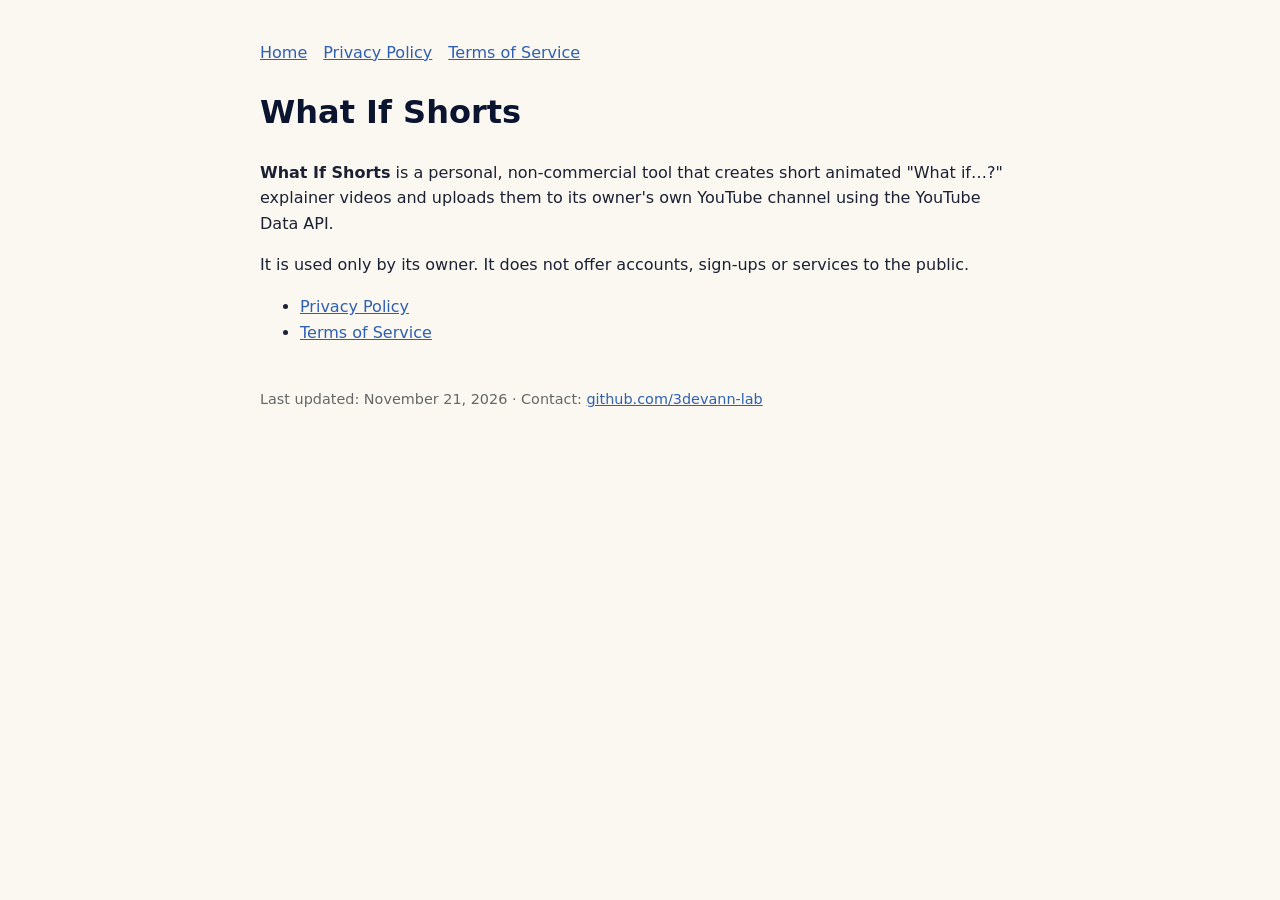
<file: whatif/index.html>
<!DOCTYPE html><html lang="en"><head><meta charset="utf-8"><meta name="viewport" content="width=device-width,initial-scale=1"><title>What If Shorts – What If Shorts</title><style>body{font-family:system-ui,-apple-system,Segoe UI,Roboto,sans-serif;max-width:760px;margin:40px auto;padding:0 20px;line-height:1.6;color:#1b2033;background:#fbf8f2}
h1{color:#0b1530}h2{margin-top:1.8em;color:#0b1530}a{color:#2f5fb0}nav a{margin-right:16px}footer{margin-top:3em;font-size:.9em;color:#666}</style></head><body><nav><a href="./">Home</a><a href="privacy.html">Privacy Policy</a><a href="terms.html">Terms of Service</a></nav><h1>What If Shorts</h1>
<p><strong>What If Shorts</strong> is a personal, non-commercial tool that creates short animated
"What if…?" explainer videos and uploads them to its owner's own YouTube channel using the
YouTube Data API.</p>
<p>It is used only by its owner. It does not offer accounts, sign-ups or services to the public.</p>
<ul><li><a href="privacy.html">Privacy Policy</a></li><li><a href="terms.html">Terms of Service</a></li></ul><footer>Last updated: November 21, 2026 · Contact: <a href="https://github.com/3devann-lab">github.com/3devann-lab</a></footer></body></html>
</file>
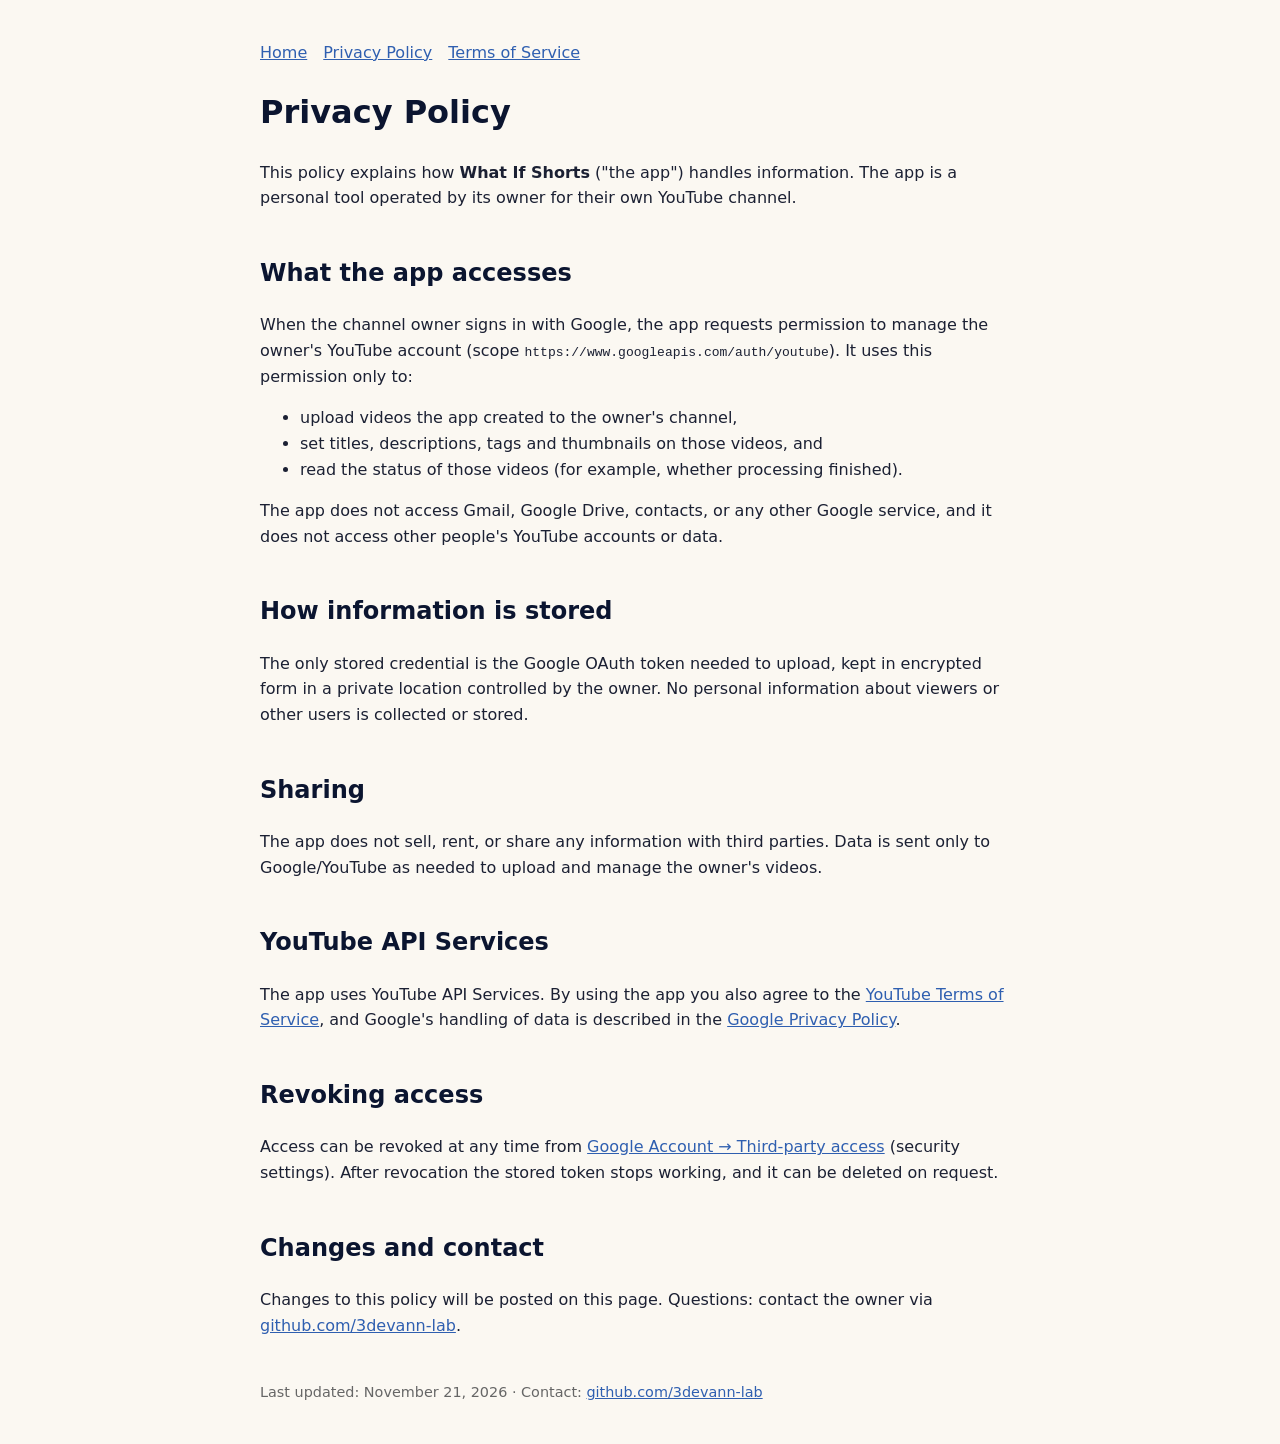
<file: whatif/privacy.html>
<!DOCTYPE html><html lang="en"><head><meta charset="utf-8"><meta name="viewport" content="width=device-width,initial-scale=1"><title>Privacy Policy – What If Shorts</title><style>body{font-family:system-ui,-apple-system,Segoe UI,Roboto,sans-serif;max-width:760px;margin:40px auto;padding:0 20px;line-height:1.6;color:#1b2033;background:#fbf8f2}
h1{color:#0b1530}h2{margin-top:1.8em;color:#0b1530}a{color:#2f5fb0}nav a{margin-right:16px}footer{margin-top:3em;font-size:.9em;color:#666}</style></head><body><nav><a href="./">Home</a><a href="privacy.html">Privacy Policy</a><a href="terms.html">Terms of Service</a></nav><h1>Privacy Policy</h1>
<p>This policy explains how <strong>What If Shorts</strong> ("the app") handles information. The app is a
personal tool operated by its owner for their own YouTube channel.</p>
<h2>What the app accesses</h2>
<p>When the channel owner signs in with Google, the app requests permission to manage the owner's YouTube
account (scope <code>https://www.googleapis.com/auth/youtube</code>). It uses this permission only to:</p>
<ul><li>upload videos the app created to the owner's channel,</li><li>set titles, descriptions, tags and thumbnails on those videos, and</li><li>read the status of those videos (for example, whether processing finished).</li></ul>
<p>The app does not access Gmail, Google Drive, contacts, or any other Google service, and it does not
access other people's YouTube accounts or data.</p>
<h2>How information is stored</h2>
<p>The only stored credential is the Google OAuth token needed to upload, kept in encrypted form in a private
location controlled by the owner. No personal information about viewers or other users is collected or stored.</p>
<h2>Sharing</h2>
<p>The app does not sell, rent, or share any information with third parties. Data is sent only to Google/YouTube
as needed to upload and manage the owner's videos.</p>
<h2>YouTube API Services</h2>
<p>The app uses YouTube API Services. By using the app you also agree to the
<a href="https://www.youtube.com/t/terms">YouTube Terms of Service</a>, and Google's handling of data is described in the
<a href="https://policies.google.com/privacy">Google Privacy Policy</a>.</p>
<h2>Revoking access</h2>
<p>Access can be revoked at any time from <a href="https://myaccount.google.com/permissions">Google Account → Third-party access</a>
(security settings). After revocation the stored token stops working, and it can be deleted on request.</p>
<h2>Changes and contact</h2>
<p>Changes to this policy will be posted on this page. Questions: contact the owner via
<a href="https://github.com/3devann-lab">github.com/3devann-lab</a>.</p><footer>Last updated: November 21, 2026 · Contact: <a href="https://github.com/3devann-lab">github.com/3devann-lab</a></footer></body></html>
</file>
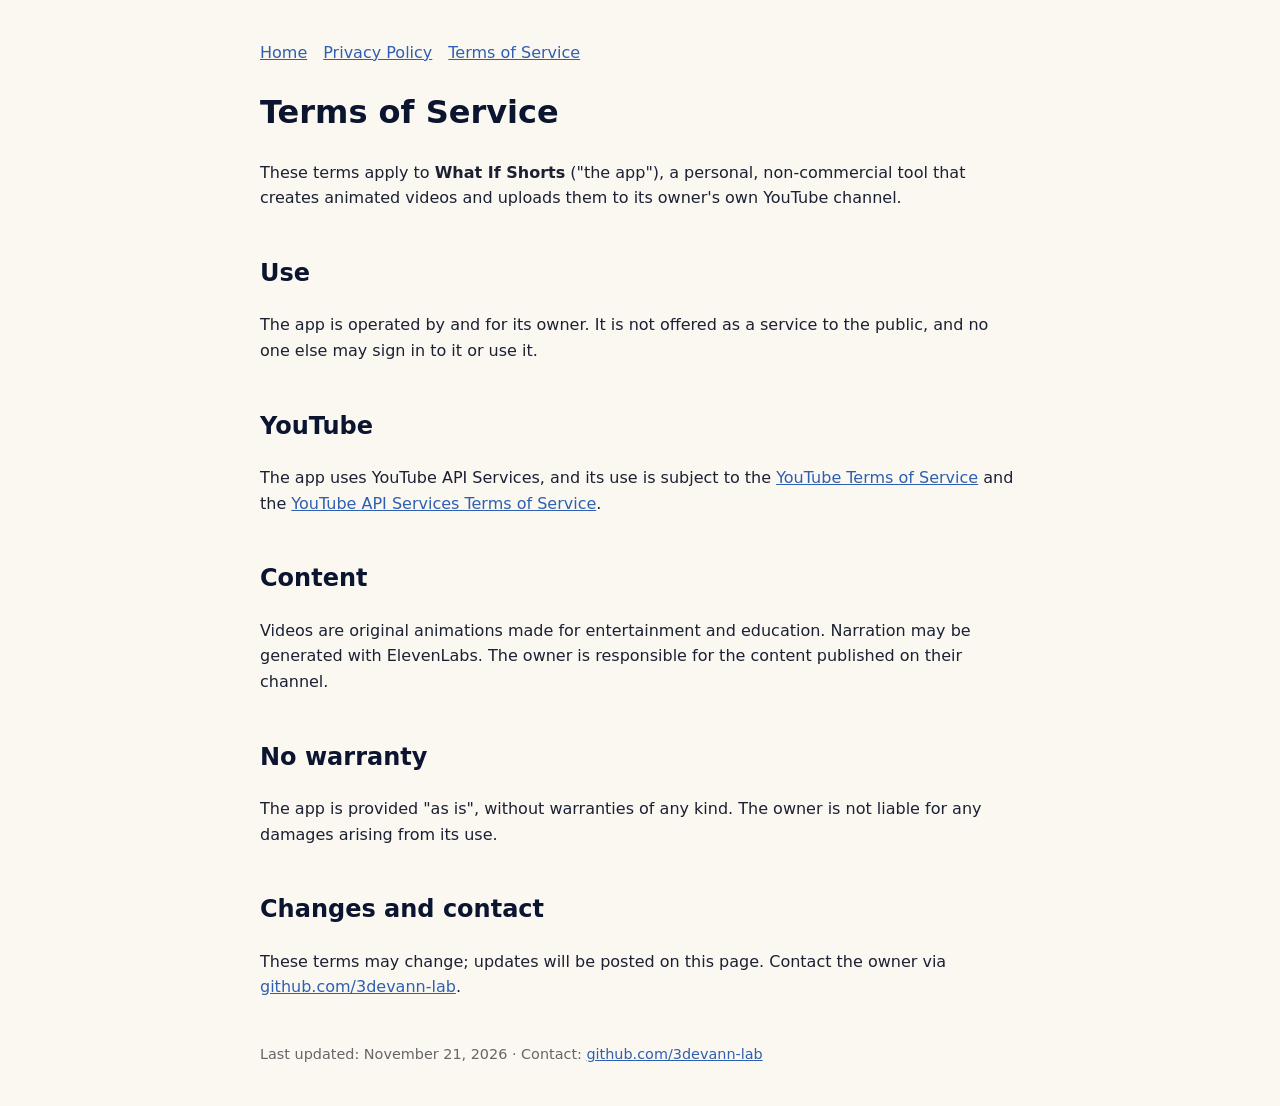
<file: whatif/terms.html>
<!DOCTYPE html><html lang="en"><head><meta charset="utf-8"><meta name="viewport" content="width=device-width,initial-scale=1"><title>Terms of Service – What If Shorts</title><style>body{font-family:system-ui,-apple-system,Segoe UI,Roboto,sans-serif;max-width:760px;margin:40px auto;padding:0 20px;line-height:1.6;color:#1b2033;background:#fbf8f2}
h1{color:#0b1530}h2{margin-top:1.8em;color:#0b1530}a{color:#2f5fb0}nav a{margin-right:16px}footer{margin-top:3em;font-size:.9em;color:#666}</style></head><body><nav><a href="./">Home</a><a href="privacy.html">Privacy Policy</a><a href="terms.html">Terms of Service</a></nav><h1>Terms of Service</h1>
<p>These terms apply to <strong>What If Shorts</strong> ("the app"), a personal, non-commercial tool that creates
animated videos and uploads them to its owner's own YouTube channel.</p>
<h2>Use</h2>
<p>The app is operated by and for its owner. It is not offered as a service to the public, and no one else may
sign in to it or use it.</p>
<h2>YouTube</h2>
<p>The app uses YouTube API Services, and its use is subject to the
<a href="https://www.youtube.com/t/terms">YouTube Terms of Service</a> and the
<a href="https://developers.google.com/youtube/terms/api-services-terms-of-service">YouTube API Services Terms of Service</a>.</p>
<h2>Content</h2>
<p>Videos are original animations made for entertainment and education. Narration may be generated with
ElevenLabs. The owner is responsible for the content published on their channel.</p>
<h2>No warranty</h2>
<p>The app is provided "as is", without warranties of any kind. The owner is not liable for any damages arising
from its use.</p>
<h2>Changes and contact</h2>
<p>These terms may change; updates will be posted on this page. Contact the owner via
<a href="https://github.com/3devann-lab">github.com/3devann-lab</a>.</p><footer>Last updated: November 21, 2026 · Contact: <a href="https://github.com/3devann-lab">github.com/3devann-lab</a></footer></body></html>
</file>
